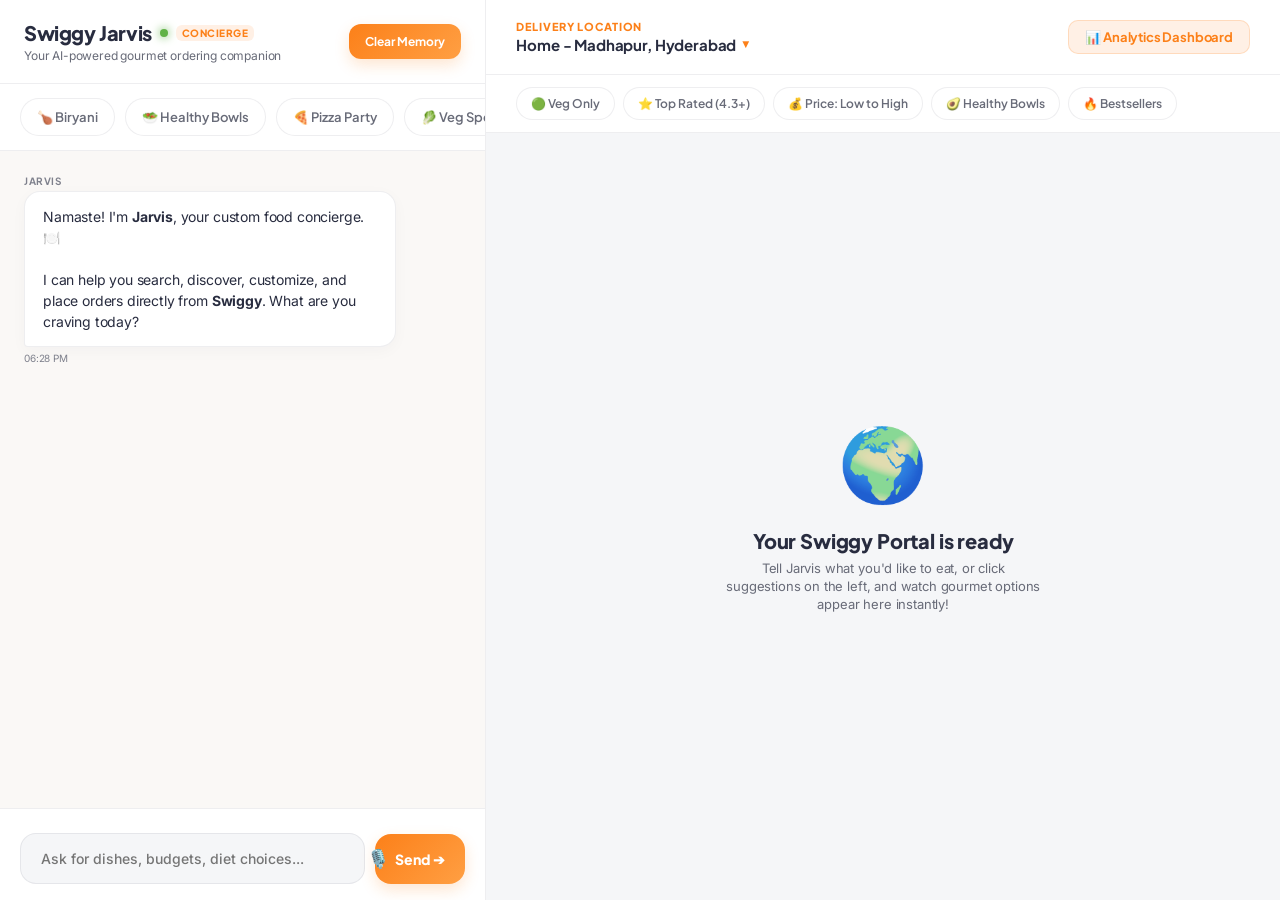
<file: frontend/index.html>
<!DOCTYPE html>
<html lang="en">
<head>
    <meta charset="UTF-8">
    <meta name="viewport" content="width=device-width, initial-scale=1.0">
    <title>Swiggy Jarvis - Premium AI Food Concierge</title>
    <link rel="stylesheet" href="style.css">
</head>
<body>

<!-- Mobile View Toggle Bar -->
<div class="mobile-tabs" id="mobileTabs">
    <button type="button" class="mobile-tab-btn active" id="tabBtnChat">
        <span>💬</span> Jarvis AI Chat
    </button>
    <button type="button" class="mobile-tab-btn" id="tabBtnPortal">
        <span>🍔</span> Swiggy Portal
        <span class="mobile-tab-badge" id="portalTabBadge"></span>
    </button>
</div>

<!-- Main Grid Wrapper -->
<div class="app-wrapper view-chat" id="appWrapper">

    <!-- Left Pane: AI Chat Column -->
    <aside class="chat-column" id="chatPane">
        <header class="chat-header">
            <div class="header-title-area">
                <div class="header-brand">
                    <h1>Swiggy Jarvis</h1>
                    <span class="status-dot"></span>
                    <span class="header-tag">Concierge</span>
                </div>
                <p>Your AI-powered gourmet ordering companion</p>
            </div>
            
            <div class="chat-header-actions">
                <button type="button" class="header-clear-btn" id="clearBtn">
                    Clear Memory
                </button>
            </div>
        </header>

        <!-- Quick Suggestions Panel -->
        <div class="quick-actions" id="quickActions">
            <button type="button" onclick="quickPrompt('Chicken biryani')">
                🍗 Biryani
            </button>
            <button type="button" onclick="quickPrompt('Healthy dinner')">
                🥗 Healthy Bowls
            </button>
            <button type="button" onclick="quickPrompt('Pizza')">
                🍕 Pizza Party
            </button>
            <button type="button" onclick="quickPrompt('Vegetarian lunch')">
                🥬 Veg Special
            </button>
        </div>

        <!-- Chat Conversations list -->
        <div id="chatMessages" class="chat-messages">
            <div class="message bot">
                <span class="sender-tag">Jarvis</span>
                <div class="bubble">
                    Namaste! I'm <b>Jarvis</b>, your custom food concierge. 🍽️
                    <br><br>
                    I can help you search, discover, customize, and place orders directly from <b>Swiggy</b>. What are you craving today?
                </div>
                <span class="timestamp" id="initTimestamp"></span>
            </div>
        </div>

        <!-- Typing Animation -->
        <div id="typingIndicator" class="typing hidden">
            <div class="bubble">
                <div class="thinking-text">Jarvis is thinking</div>
                <span></span>
                <span></span>
                <span></span>
            </div>
        </div>

        <!-- Bottom Input Panel -->
        <div class="chat-input-container">
            <!-- Simulated Voice Waves when active -->
            <div class="voice-wave-container" id="voiceWaveContainer">
                <span></span><span></span><span></span><span></span><span></span>
                <p>Listening to your gourmet command...</p>
            </div>

            <div class="input-row">
                <input
                    type="text"
                    id="messageInput"
                    placeholder="Ask for dishes, budgets, diet choices..."
                    autocomplete="off"
                />
                <button type="button" class="mic-btn" id="voiceMicBtn" title="Speak to Jarvis">
                    🎙️
                </button>
                <button type="button" class="send-btn" id="sendBtn">
                    Send ➔
                </button>
            </div>
        </div>
    </aside>

    <!-- Right Pane: Interactive Swiggy Portal Column -->
    <main class="portal-column" id="portalPane">
        <header class="portal-header">
            <div class="portal-address">
                <span class="address-label">Delivery Location</span>
                <div class="address-dropdown" id="addressDropdown">
                    Home - Madhapur, Hyderabad
                </div>
            </div>
            
            <div class="portal-header-meta">
                <a href="/dashboard" class="dashboard-link" id="dashboardLink">
                    📊 Analytics Dashboard
                </a>
            </div>
        </header>

        <!-- Live Sorting & Filters Pill Panel -->
        <section class="portal-filters" id="portalFilters">
            <button type="button" class="filter-pill" id="filterVeg" data-filter="veg">
                🟢 Veg Only
            </button>
            <button type="button" class="filter-pill" id="filterRating" data-filter="rating">
                ⭐ Top Rated (4.3+)
            </button>
            <button type="button" class="filter-pill" id="filterLowPrice" data-filter="low-price">
                💰 Price: Low to High
            </button>
            <button type="button" class="filter-pill" id="filterHealthy" data-filter="healthy">
                🥑 Healthy Bowls
            </button>
            <button type="button" class="filter-pill" id="filterBestseller" data-filter="bestseller">
                🔥 Bestsellers
            </button>
        </section>

        <!-- Visual Workspace -->
        <section class="portal-workspace" id="portalWorkspace">
            
            <!-- Dynamic Content (rendered via script.js) -->
            <div id="portalDynamicContent" style="height: 100%;">
                <!-- Default empty state showing on load -->
                <div class="empty-portal-state" id="emptyPortalState">
                    <div class="visual-icon">🌍</div>
                    <h2>Your Swiggy Portal is ready</h2>
                    <p>Tell Jarvis what you'd like to eat, or click suggestions on the left, and watch gourmet options appear here instantly!</p>
                </div>
            </div>

            <!-- Confetti Particle Handoff for completed orders -->
            <div class="order-success-confetti hidden" id="orderConfetti"></div>
        </section>
    </main>

    <!-- Floating Checkout Bottom Sheet -->
    <section class="cart-sheet" id="cartSheet">
        <header class="cart-sheet-header">
            <h3>🛒 Gourmet Cart</h3>
            <button type="button" class="cart-close-btn" id="cartCloseBtn">×</button>
        </header>
        
        <div class="cart-items-list" id="cartItemsList">
            <!-- Dynamically populated via JS -->
        </div>

        <div class="cart-bill-summary">
            <div class="bill-row">
                <span>Subtotal</span>
                <span id="billSubtotal">₹0</span>
            </div>
            <div class="bill-row">
                <span>Delivery Partner Fee</span>
                <span id="billDelivery">₹0</span>
            </div>
            <div class="bill-row">
                <span>GST & Restaurant Taxes (5%)</span>
                <span id="billTax">₹0</span>
            </div>
            <div class="bill-row grand-total">
                <span>To Pay</span>
                <span id="billGrandTotal">₹0</span>
            </div>
        </div>

        <button type="button" class="cart-checkout-btn" id="cartCheckoutBtn">
            Confirm and Place Order ➔
        </button>
    </section>

</div>

<script src="script.js"></script>
</body>
</html>
</file>
<file: frontend/style.css>
@import url('https://fonts.googleapis.com/css2?family=Plus+Jakarta+Sans:wght@400;500;600;700;800&family=Inter:wght@300;400;500;600;700&display=swap');

:root {
    --swiggy-orange: #FC8019;
    --swiggy-orange-hover: #E06500;
    --swiggy-orange-light: #FFF0E5;
    --swiggy-green: #60B246;
    --swiggy-red: #EC615F;
    --text-main: #282C3F;
    --text-secondary: #686B78;
    --text-muted: #7E808C;
    --bg-base: #F4F4F6;
    --bg-card: #FFFFFF;
    --border-light: rgba(40, 44, 63, 0.08);
    --shadow-premium: 0 12px 30px rgba(40, 44, 63, 0.06);
    --shadow-hover: 0 20px 40px rgba(40, 44, 63, 0.12);
    --font-heading: 'Plus Jakarta Sans', 'Inter', sans-serif;
    --font-body: 'Inter', sans-serif;
    --transition-smooth: all 0.3s cubic-bezier(0.25, 0.8, 0.25, 1);
}

* {
    margin: 0;
    padding: 0;
    box-sizing: border-box;
    -webkit-tap-highlight-color: transparent;
}

html, body {
    width: 100%;
    height: 100%;
    overflow: hidden;
    font-family: var(--font-body);
    background-color: var(--bg-base);
    color: var(--text-main);
    letter-spacing: -0.01em;
}

/* App Layout Wrapper */
.app-wrapper {
    display: flex;
    width: 100vw;
    height: 100dvh;
    overflow: hidden;
    position: relative;
}

/* Mobile Tabs Navigation */
.mobile-tabs {
    display: none;
    flex-shrink: 0;
    height: 56px;
    background: #ffffff;
    border-bottom: 1px solid var(--border-light);
    z-index: 100;
}

.mobile-tab-btn {
    flex: 1;
    display: flex;
    align-items: center;
    justify-content: center;
    gap: 8px;
    border: none;
    background: transparent;
    font-family: var(--font-heading);
    font-weight: 700;
    font-size: 14px;
    color: var(--text-secondary);
    cursor: pointer;
    position: relative;
    transition: var(--transition-smooth);
}

.mobile-tab-btn.active {
    color: var(--swiggy-orange);
}

.mobile-tab-btn.active::after {
    content: '';
    position: absolute;
    bottom: 0;
    left: 20%;
    right: 20%;
    height: 3px;
    background: var(--swiggy-orange);
    border-radius: 3px 3px 0 0;
}

/* Left Pane: Jarvis Chat Panel */
.chat-column {
    width: 38%;
    min-width: 380px;
    height: 100%;
    display: flex;
    flex-direction: column;
    background: #ffffff;
    border-right: 1px solid var(--border-light);
    position: relative;
    z-index: 10;
    transition: var(--transition-smooth);
}

/* Right Pane: Swiggy Experience Portal */
.portal-column {
    flex: 1;
    height: 100%;
    display: flex;
    flex-direction: column;
    background: #F5F6F8;
    position: relative;
    z-index: 5;
    transition: var(--transition-smooth);
}

/* Left Pane Header */
.chat-header {
    flex-shrink: 0;
    padding: 20px 24px;
    display: flex;
    justify-content: space-between;
    align-items: center;
    background: #ffffff;
    border-bottom: 1px solid var(--border-light);
}

.header-title-area {
    display: flex;
    flex-direction: column;
}

.header-brand {
    display: flex;
    align-items: center;
    gap: 8px;
}

.header-brand h1 {
    font-family: var(--font-heading);
    font-size: 20px;
    font-weight: 800;
    color: var(--text-main);
    letter-spacing: -0.02em;
}

.header-brand .status-dot {
    width: 8px;
    height: 8px;
    background-color: var(--swiggy-green);
    border-radius: 50%;
    display: inline-block;
    box-shadow: 0 0 10px var(--swiggy-green);
    animation: statusPulse 1.8s infinite ease-in-out;
}

.header-brand .header-tag {
    font-family: var(--font-heading);
    font-size: 10px;
    font-weight: 800;
    background: var(--swiggy-orange-light);
    color: var(--swiggy-orange);
    padding: 2px 6px;
    border-radius: 6px;
    text-transform: uppercase;
    letter-spacing: 0.05em;
}

.chat-header p {
    font-size: 12px;
    color: var(--text-secondary);
    margin-top: 3px;
}

.chat-header-actions {
    display: flex;
    align-items: center;
    gap: 8px;
}

.icon-btn {
    width: 38px;
    height: 38px;
    border-radius: 12px;
    border: 1px solid var(--border-light);
    background: #ffffff;
    display: flex;
    align-items: center;
    justify-content: center;
    cursor: pointer;
    font-size: 16px;
    color: var(--text-secondary);
    transition: var(--transition-smooth);
}

.icon-btn:hover {
    border-color: var(--swiggy-orange);
    color: var(--swiggy-orange);
    background: var(--swiggy-orange-light);
}

.header-clear-btn {
    border: none;
    background: linear-gradient(135deg, var(--swiggy-orange), #FF9F43);
    color: #ffffff;
    font-family: var(--font-heading);
    font-weight: 700;
    font-size: 12px;
    padding: 10px 16px;
    border-radius: 12px;
    cursor: pointer;
    box-shadow: 0 6px 15px rgba(252, 128, 25, 0.2);
    transition: var(--transition-smooth);
}

.header-clear-btn:hover {
    transform: translateY(-2px);
    box-shadow: 0 8px 20px rgba(252, 128, 25, 0.3);
}

/* Quick Actions Scroll Container */
.quick-actions {
    flex-shrink: 0;
    display: flex;
    gap: 10px;
    padding: 14px 20px;
    background: #ffffff;
    border-bottom: 1px solid var(--border-light);
    overflow-x: auto;
}

.quick-actions::-webkit-scrollbar {
    height: 4px;
}

.quick-actions button {
    border: 1px solid var(--border-light);
    background: #ffffff;
    padding: 10px 16px;
    border-radius: 50px;
    font-family: var(--font-heading);
    font-size: 13px;
    font-weight: 600;
    color: var(--text-secondary);
    white-space: nowrap;
    cursor: pointer;
    display: flex;
    align-items: center;
    gap: 6px;
    transition: var(--transition-smooth);
}

.quick-actions button:hover {
    border-color: var(--swiggy-orange);
    color: var(--swiggy-orange);
    background: var(--swiggy-orange-light);
    transform: translateY(-1px);
}

/* Chat Messages Panel */
.chat-messages {
    flex: 1;
    overflow-y: auto;
    padding: 24px;
    display: flex;
    flex-direction: column;
    gap: 20px;
    background: #FAF8F6;
    min-height: 0;
}

.chat-messages::-webkit-scrollbar {
    width: 5px;
}

.chat-messages::-webkit-scrollbar-thumb {
    background: #DDD;
    border-radius: 10px;
}

.message {
    display: flex;
    flex-direction: column;
    max-width: 85%;
    animation: bubbleSlideUp 0.4s cubic-bezier(0.2, 0.8, 0.2, 1);
}

.message.user {
    align-self: flex-end;
    align-items: flex-end;
}

.message.bot {
    align-self: flex-start;
    align-items: flex-start;
}

.message .sender-tag {
    font-family: var(--font-heading);
    font-size: 10px;
    font-weight: 700;
    color: var(--text-muted);
    margin-bottom: 4px;
    text-transform: uppercase;
    letter-spacing: 0.05em;
}

.bubble {
    padding: 14px 18px;
    border-radius: 16px;
    font-size: 14px;
    line-height: 1.5;
}

.message.user .bubble {
    background: linear-gradient(135deg, var(--swiggy-orange) 0%, #FF9F43 100%);
    color: #ffffff;
    border-bottom-right-radius: 4px;
    box-shadow: 0 8px 24px rgba(252, 128, 25, 0.15);
}

.message.bot .bubble {
    background: #ffffff;
    color: var(--text-main);
    border-bottom-left-radius: 4px;
    border: 1px solid var(--border-light);
    box-shadow: 0 4px 15px rgba(40, 44, 63, 0.03);
}

.timestamp {
    font-size: 10px;
    color: var(--text-muted);
    margin-top: 5px;
}

/* Typing Thinking Indicator */
.typing {
    padding: 0 24px 12px;
    background: #FAF8F6;
    display: flex;
    align-items: center;
}

.typing .bubble {
    display: flex;
    align-items: center;
    gap: 5px;
    background: #ffffff;
    border: 1px solid var(--border-light);
    padding: 12px 16px;
    border-radius: 16px;
    border-bottom-left-radius: 4px;
}

.thinking-text {
    font-family: var(--font-heading);
    font-size: 12px;
    font-weight: 600;
    color: var(--text-secondary);
    margin-right: 8px;
}

.typing span {
    width: 6px;
    height: 6px;
    background: var(--swiggy-orange);
    border-radius: 50%;
    display: inline-block;
    animation: typingBounce 1.2s infinite ease-in-out;
}

.typing span:nth-child(2) { animation-delay: 0.2s; }
.typing span:nth-child(3) { animation-delay: 0.4s; }
.typing span:nth-child(4) { animation-delay: 0.6s; }

/* Chat Input Bar */
.chat-input-container {
    flex-shrink: 0;
    padding: 16px 20px;
    background: #ffffff;
    border-top: 1px solid var(--border-light);
    display: flex;
    flex-direction: column;
    gap: 8px;
    z-index: 10;
}

.input-row {
    display: flex;
    gap: 10px;
    align-items: center;
    position: relative;
}

.chat-input-container input {
    flex: 1;
    border: 1px solid var(--border-light);
    background: #F5F6F8;
    padding: 16px 20px;
    padding-right: 50px;
    border-radius: 16px;
    font-family: var(--font-body);
    font-size: 14px;
    font-weight: 500;
    color: var(--text-main);
    outline: none;
    transition: var(--transition-smooth);
}

.chat-input-container input:focus {
    border-color: var(--swiggy-orange);
    background: #ffffff;
    box-shadow: 0 4px 15px rgba(252, 128, 25, 0.08);
}

/* Audio Voice Wave Activation */
.voice-wave-container {
    height: 0;
    overflow: hidden;
    display: flex;
    align-items: center;
    justify-content: center;
    gap: 4px;
    background: var(--swiggy-orange-light);
    border-radius: 12px;
    transition: var(--transition-smooth);
}

.voice-wave-container.active {
    height: 42px;
    padding: 0 16px;
    margin-bottom: 6px;
    border: 1px solid rgba(252, 128, 25, 0.15);
}

.voice-wave-container span {
    width: 3px;
    height: 12px;
    background: var(--swiggy-orange);
    border-radius: 3px;
    display: inline-block;
    animation: soundWavePulse 1.2s infinite ease-in-out;
}

.voice-wave-container span:nth-child(2) { height: 18px; animation-delay: 0.1s; }
.voice-wave-container span:nth-child(3) { height: 24px; animation-delay: 0.2s; }
.voice-wave-container span:nth-child(4) { height: 16px; animation-delay: 0.3s; }
.voice-wave-container span:nth-child(5) { height: 10px; animation-delay: 0.4s; }
.voice-wave-container p {
    font-family: var(--font-heading);
    font-size: 11px;
    font-weight: 700;
    color: var(--swiggy-orange);
    margin-left: 10px;
}

.mic-btn {
    position: absolute;
    right: 76px;
    border: none;
    background: transparent;
    color: var(--text-muted);
    font-size: 18px;
    cursor: pointer;
    transition: var(--transition-smooth);
}

.mic-btn.active {
    color: var(--swiggy-orange);
    animation: statusPulse 1s infinite alternate;
}

.send-btn {
    border: none;
    background: linear-gradient(135deg, var(--swiggy-orange), #FF9F43);
    color: #ffffff;
    padding: 16px 20px;
    border-radius: 16px;
    font-family: var(--font-heading);
    font-weight: 800;
    font-size: 14px;
    cursor: pointer;
    box-shadow: 0 6px 15px rgba(252, 128, 25, 0.2);
    transition: var(--transition-smooth);
    display: flex;
    align-items: center;
    gap: 6px;
}

.send-btn:hover:not(:disabled) {
    transform: translateY(-2px);
    box-shadow: 0 8px 20px rgba(252, 128, 25, 0.3);
}

.send-btn:disabled {
    opacity: 0.5;
    cursor: not-allowed;
}

/* Swiggy Experience Portal Layout */
.portal-header {
    flex-shrink: 0;
    padding: 20px 30px;
    background: #ffffff;
    border-bottom: 1px solid var(--border-light);
    display: flex;
    justify-content: space-between;
    align-items: center;
    z-index: 10;
}

.portal-address {
    display: flex;
    flex-direction: column;
}

.address-label {
    font-family: var(--font-heading);
    font-weight: 800;
    font-size: 11px;
    color: var(--swiggy-orange);
    text-transform: uppercase;
    letter-spacing: 0.08em;
}

.address-dropdown {
    display: flex;
    align-items: center;
    gap: 6px;
    font-family: var(--font-heading);
    font-weight: 700;
    font-size: 15px;
    color: var(--text-main);
    cursor: pointer;
    margin-top: 2px;
}

.address-dropdown::after {
    content: '▼';
    font-size: 9px;
    color: var(--swiggy-orange);
    transition: var(--transition-smooth);
}

.address-dropdown:hover::after {
    transform: translateY(2px);
}

.portal-header-meta {
    display: flex;
    align-items: center;
    gap: 16px;
}

.dashboard-link {
    font-family: var(--font-heading);
    font-weight: 700;
    font-size: 13px;
    color: var(--swiggy-orange);
    text-decoration: none;
    padding: 8px 16px;
    border-radius: 10px;
    border: 1px solid rgba(252, 128, 25, 0.2);
    background: var(--swiggy-orange-light);
    transition: var(--transition-smooth);
    display: flex;
    align-items: center;
    gap: 6px;
}

.dashboard-link:hover {
    background: var(--swiggy-orange);
    color: #ffffff;
    border-color: var(--swiggy-orange);
    transform: translateY(-1px);
}

/* Dynamic Live Filters Bar */
.portal-filters {
    flex-shrink: 0;
    padding: 12px 30px;
    background: #ffffff;
    border-bottom: 1px solid var(--border-light);
    display: flex;
    gap: 8px;
    overflow-x: auto;
    z-index: 9;
}

.portal-filters::-webkit-scrollbar {
    height: 0; /* hidden */
}

.filter-pill {
    border: 1px solid var(--border-light);
    background: #ffffff;
    padding: 8px 14px;
    border-radius: 50px;
    font-family: var(--font-heading);
    font-weight: 600;
    font-size: 12px;
    color: var(--text-secondary);
    cursor: pointer;
    white-space: nowrap;
    transition: var(--transition-smooth);
    display: flex;
    align-items: center;
    gap: 6px;
}

.filter-pill:hover {
    border-color: #A0A2AB;
    color: var(--text-main);
}

.filter-pill.active {
    border-color: var(--swiggy-orange);
    background: var(--swiggy-orange);
    color: #ffffff;
    box-shadow: 0 4px 10px rgba(252, 128, 25, 0.15);
}

/* Main Display Workspace */
.portal-workspace {
    flex: 1;
    overflow-y: auto;
    padding: 30px;
    min-height: 0;
    position: relative;
}

.portal-workspace::-webkit-scrollbar {
    width: 6px;
}

.portal-workspace::-webkit-scrollbar-thumb {
    background: rgba(40, 44, 63, 0.12);
    border-radius: 10px;
}

/* Dynamic Grids */
.restaurants-grid {
    display: grid;
    grid-template-columns: repeat(auto-fill, minmax(240px, 1fr));
    gap: 24px;
    animation: viewFadeIn 0.5s ease;
}

.dishes-list-container {
    display: flex;
    flex-direction: column;
    gap: 20px;
    animation: viewFadeIn 0.5s ease;
}

/* Veg / Non-veg Custom CSS Badges */
.veg-badge {
    width: 14px;
    height: 14px;
    border: 1.5px solid var(--swiggy-green);
    border-radius: 2px;
    display: inline-flex;
    align-items: center;
    justify-content: center;
    flex-shrink: 0;
    background: #ffffff;
}

.veg-badge .dot {
    width: 7px;
    height: 7px;
    background-color: var(--swiggy-green);
    border-radius: 50%;
}

.nonveg-badge {
    width: 14px;
    height: 14px;
    border: 1.5px solid var(--swiggy-red);
    border-radius: 2px;
    display: inline-flex;
    align-items: center;
    justify-content: center;
    flex-shrink: 0;
    background: #ffffff;
}

.nonveg-badge .dot {
    width: 7px;
    height: 7px;
    background-color: var(--swiggy-red);
    border-radius: 50%;
}

/* Bestseller Badge */
.bestseller-badge {
    background: #FFEDD5;
    color: #D97706;
    font-family: var(--font-heading);
    font-weight: 800;
    font-size: 9px;
    padding: 2px 6px;
    border-radius: 4px;
    text-transform: uppercase;
    letter-spacing: 0.05em;
    width: fit-content;
}

/* Restaurant Details Header UI */
.restaurant-details-header {
    background: #ffffff;
    border-radius: 24px;
    padding: 24px;
    border: 1px solid var(--border-light);
    box-shadow: var(--shadow-premium);
    margin-bottom: 30px;
    animation: bubbleSlideUp 0.4s ease;
}

.restaurant-details-header h2 {
    font-family: var(--font-heading);
    font-size: 22px;
    font-weight: 800;
    color: var(--text-main);
}

.restaurant-details-header .restaurant-cuisine {
    font-size: 13px;
    color: var(--text-secondary);
    margin-top: 4px;
}

.restaurant-meta-row {
    display: flex;
    align-items: center;
    gap: 20px;
    margin-top: 16px;
    padding-top: 16px;
    border-top: 1px dashed var(--border-light);
}

.rating-badge-pill {
    background: var(--swiggy-green);
    color: #ffffff;
    font-family: var(--font-heading);
    font-weight: 700;
    font-size: 13px;
    padding: 4px 10px;
    border-radius: 8px;
    display: flex;
    align-items: center;
    gap: 4px;
}

.rating-badge-pill.orange {
    background: #FF9F43;
}

.rating-badge-pill.gray {
    background: #888888;
}

.restaurant-details-header .meta-item {
    font-family: var(--font-heading);
    font-weight: 700;
    font-size: 13px;
    color: var(--text-main);
}

.restaurant-details-header .meta-sub {
    font-size: 11px;
    color: var(--text-secondary);
    font-weight: 500;
}

/* Restaurant visual card */
.restaurant-card {
    background: var(--bg-card);
    border-radius: 20px;
    overflow: hidden;
    border: 1px solid var(--border-light);
    box-shadow: var(--shadow-premium);
    cursor: pointer;
    transition: var(--transition-smooth);
    display: flex;
    flex-direction: column;
    position: relative;
}

.restaurant-card::after {
    content: '';
    position: absolute;
    bottom: 0;
    left: 0;
    right: 0;
    height: 4px;
    background: linear-gradient(90deg, var(--swiggy-orange), #FF9F43);
    opacity: 0;
    transition: var(--transition-smooth);
}

.restaurant-card:hover {
    transform: translateY(-6px);
    box-shadow: var(--shadow-hover);
}

.restaurant-card:hover::after {
    opacity: 1;
}

.card-visual-header {
    height: 110px;
    position: relative;
    display: flex;
    align-items: center;
    justify-content: center;
}

.card-visual-emoji {
    font-size: 42px;
    filter: drop-shadow(0 4px 10px rgba(0, 0, 0, 0.15));
    animation: floatEmoji 4s infinite ease-in-out;
}

.restaurant-card-content {
    padding: 16px;
    flex: 1;
    display: flex;
    flex-direction: column;
}

.restaurant-card-content h3 {
    font-family: var(--font-heading);
    font-size: 15px;
    font-weight: 700;
    color: var(--text-main);
    line-height: 1.3;
}

.restaurant-card-content .cuisine {
    font-size: 12px;
    color: var(--text-secondary);
    margin-top: 3px;
    white-space: nowrap;
    overflow: hidden;
    text-overflow: ellipsis;
}

.restaurant-card-meta {
    display: flex;
    justify-content: space-between;
    align-items: center;
    margin-top: auto;
    padding-top: 12px;
    border-top: 1px solid rgba(40, 44, 63, 0.05);
}

.rating-badge {
    background: #EAF7E8;
    color: var(--swiggy-green);
    padding: 3px 8px;
    border-radius: 6px;
    font-family: var(--font-heading);
    font-weight: 700;
    font-size: 12px;
    display: flex;
    align-items: center;
    gap: 3px;
}

.restaurant-card-meta span {
    font-size: 11px;
    font-weight: 600;
    color: var(--text-secondary);
}

/* Horizontal Dish Card Layout (Authentic Swiggy Menu Style) */
.dish-card {
    background: #ffffff;
    border-radius: 20px;
    padding: 20px;
    border: 1px solid var(--border-light);
    box-shadow: var(--shadow-premium);
    display: flex;
    justify-content: space-between;
    gap: 20px;
    transition: var(--transition-smooth);
    animation: bubbleSlideUp 0.3s ease;
}

.dish-card:hover {
    box-shadow: var(--shadow-hover);
    transform: translateY(-2px);
}

.dish-card-left {
    flex: 1;
    display: flex;
    flex-direction: column;
    gap: 6px;
}

.dish-badges {
    display: flex;
    align-items: center;
    gap: 8px;
}

.dish-card-left h3 {
    font-family: var(--font-heading);
    font-size: 16px;
    font-weight: 700;
    color: var(--text-main);
}

.dish-price {
    font-family: var(--font-heading);
    font-weight: 700;
    font-size: 14px;
    color: var(--text-main);
}

.dish-rating {
    display: flex;
    align-items: center;
    gap: 4px;
    font-size: 12px;
    color: #E28704;
    font-weight: 600;
}

.dish-description {
    font-size: 12px;
    color: var(--text-secondary);
    line-height: 1.4;
    margin-top: 4px;
}

.dish-restaurant-origin {
    font-size: 11px;
    color: var(--text-muted);
    font-weight: 500;
    margin-top: auto;
}

/* Dish Card Right (Image visual box + ADD button) */
.dish-card-right {
    width: 120px;
    height: 120px;
    position: relative;
    border-radius: 16px;
    display: flex;
    align-items: center;
    justify-content: center;
    flex-shrink: 0;
}

.dish-visual-emoji {
    font-size: 46px;
    filter: drop-shadow(0 4px 8px rgba(0,0,0,0.12));
}

/* Dynamic ADD button with selectors */
.swiggy-add-btn-container {
    position: absolute;
    bottom: -10px;
    left: 50%;
    transform: translateX(-50%);
    z-index: 2;
}

.swiggy-add-btn {
    background: #ffffff;
    color: var(--swiggy-green);
    border: 1px solid var(--border-light);
    font-family: var(--font-heading);
    font-weight: 800;
    font-size: 13px;
    width: 84px;
    height: 34px;
    border-radius: 8px;
    display: flex;
    align-items: center;
    justify-content: center;
    cursor: pointer;
    box-shadow: 0 4px 10px rgba(0, 0, 0, 0.1);
    transition: var(--transition-smooth);
    border-bottom: 2px solid #E0E0E0;
}

.swiggy-add-btn:hover {
    background: #F8FAF8;
    box-shadow: 0 6px 15px rgba(0, 0, 0, 0.15);
    transform: scale(1.03);
}

.swiggy-qty-btn {
    background: var(--swiggy-green);
    color: #ffffff;
    font-family: var(--font-heading);
    font-weight: 800;
    font-size: 13px;
    width: 84px;
    height: 34px;
    border-radius: 8px;
    display: flex;
    justify-content: space-between;
    align-items: center;
    padding: 0 10px;
    box-shadow: 0 4px 10px rgba(96, 178, 70, 0.25);
}

.swiggy-qty-btn span {
    cursor: pointer;
    padding: 4px;
    user-select: none;
}

.swiggy-qty-btn .qty-value {
    cursor: default;
    font-size: 12px;
}

/* Checkout Cart Bottom Sheet */
.cart-sheet {
    position: fixed;
    bottom: 20px;
    right: 20px;
    width: 380px;
    background: #ffffff;
    border-radius: 24px;
    border: 1px solid var(--border-light);
    box-shadow: 0 15px 40px rgba(40, 44, 63, 0.2);
    z-index: 500;
    overflow: hidden;
    transform: translateY(120%);
    transition: transform 0.4s cubic-bezier(0.25, 0.8, 0.25, 1);
}

.cart-sheet.active {
    transform: translateY(0);
}

.cart-sheet-header {
    background: var(--text-main);
    color: #ffffff;
    padding: 16px 20px;
    display: flex;
    justify-content: space-between;
    align-items: center;
}

.cart-sheet-header h3 {
    font-family: var(--font-heading);
    font-size: 15px;
    font-weight: 800;
    letter-spacing: -0.01em;
}

.cart-close-btn {
    background: transparent;
    border: none;
    color: #ffffff;
    font-size: 18px;
    cursor: pointer;
    opacity: 0.8;
}

.cart-items-list {
    max-height: 180px;
    overflow-y: auto;
    padding: 16px 20px;
    display: flex;
    flex-direction: column;
    gap: 12px;
}

.cart-item-row {
    display: flex;
    justify-content: space-between;
    align-items: center;
    font-size: 13px;
    font-weight: 600;
}

.cart-item-left {
    display: flex;
    align-items: center;
    gap: 8px;
}

.cart-item-price {
    font-family: var(--font-heading);
    font-weight: 700;
}

.cart-item-right {
    display: flex;
    align-items: center;
    gap: 12px;
}

/* Small Quantity Counter inside Cart */
.cart-qty-counter {
    border: 1px solid var(--swiggy-green);
    color: var(--swiggy-green);
    border-radius: 6px;
    display: flex;
    align-items: center;
    padding: 2px 6px;
    gap: 8px;
    font-weight: 800;
    font-size: 11px;
}

.cart-qty-counter span {
    cursor: pointer;
    user-select: none;
}

.cart-bill-summary {
    background: #FAF8F6;
    padding: 14px 20px;
    border-top: 1px solid var(--border-light);
    display: flex;
    flex-direction: column;
    gap: 6px;
    font-size: 12px;
    color: var(--text-secondary);
}

.bill-row {
    display: flex;
    justify-content: space-between;
}

.bill-row.grand-total {
    border-top: 1px solid var(--border-light);
    padding-top: 6px;
    margin-top: 4px;
    font-size: 14px;
    font-weight: 800;
    color: var(--text-main);
}

.cart-checkout-btn {
    width: 100%;
    padding: 16px;
    background: linear-gradient(135deg, var(--swiggy-orange) 0%, #FF9F43 100%);
    color: #ffffff;
    border: none;
    font-family: var(--font-heading);
    font-weight: 800;
    font-size: 14px;
    cursor: pointer;
    transition: var(--transition-smooth);
    display: flex;
    align-items: center;
    justify-content: center;
    gap: 8px;
}

.cart-checkout-btn:hover {
    background: var(--swiggy-orange-hover);
    letter-spacing: 0.02em;
}

/* Order Status / Delivery Simulator */
.order-tracking-card {
    background: #ffffff;
    border-radius: 24px;
    padding: 24px;
    border: 1px solid var(--border-light);
    box-shadow: var(--shadow-premium);
    animation: bubbleSlideUp 0.5s ease;
    display: flex;
    flex-direction: column;
    gap: 20px;
}

.tracking-header {
    display: flex;
    justify-content: space-between;
    align-items: center;
    border-bottom: 1px solid var(--border-light);
    padding-bottom: 16px;
}

.tracking-header h2 {
    font-family: var(--font-heading);
    font-size: 18px;
    font-weight: 800;
}

.tracking-id {
    font-family: var(--font-heading);
    font-size: 11px;
    background: #F1F1F4;
    padding: 4px 10px;
    border-radius: 6px;
    font-weight: 700;
    color: var(--text-secondary);
}

/* Animated motorcycle transit lane */
.delivery-transit-lane {
    height: 60px;
    background: #FAF8F6;
    border-radius: 12px;
    position: relative;
    overflow: hidden;
    border: 1px solid rgba(40, 44, 63, 0.03);
}

.delivery-track-line {
    position: absolute;
    top: 50%;
    left: 20px;
    right: 20px;
    height: 4px;
    background: #EAEAEA;
    transform: translateY(-50%);
    border-radius: 4px;
}

.delivery-track-progress {
    position: absolute;
    top: 50%;
    left: 20px;
    width: 0%;
    height: 4px;
    background: var(--swiggy-orange);
    transform: translateY(-50%);
    border-radius: 4px;
    transition: width 1s linear;
}

.delivery-motorcycle {
    position: absolute;
    top: 50%;
    left: 20px;
    transform: translate(-50%, -50%);
    font-size: 26px;
    transition: left 1s linear;
}

/* Tracking Step Checklist */
.tracking-timeline {
    display: flex;
    flex-direction: column;
    gap: 16px;
}

.timeline-step {
    display: flex;
    align-items: center;
    gap: 14px;
}

.timeline-step .step-circle {
    width: 28px;
    height: 28px;
    border-radius: 50%;
    border: 2px solid #EAEAEA;
    display: flex;
    align-items: center;
    justify-content: center;
    font-size: 11px;
    background: #ffffff;
    font-weight: 700;
    color: var(--text-muted);
    transition: var(--transition-smooth);
    flex-shrink: 0;
}

.timeline-step.active .step-circle {
    border-color: var(--swiggy-orange);
    color: var(--swiggy-orange);
    box-shadow: 0 0 8px rgba(252, 128, 25, 0.3);
}

.timeline-step.completed .step-circle {
    border-color: var(--swiggy-green);
    background: var(--swiggy-green);
    color: #ffffff;
}

.timeline-step .step-content {
    display: flex;
    flex-direction: column;
}

.timeline-step .step-title {
    font-family: var(--font-heading);
    font-size: 13px;
    font-weight: 700;
    color: var(--text-muted);
}

.timeline-step.active .step-title {
    color: var(--text-main);
}

.timeline-step.completed .step-title {
    color: var(--swiggy-green);
}

.timeline-step .step-desc {
    font-size: 11px;
    color: var(--text-secondary);
    margin-top: 1px;
}

/* Empty Workspace State */
.empty-portal-state {
    display: flex;
    flex-direction: column;
    align-items: center;
    justify-content: center;
    height: 100%;
    text-align: center;
    padding: 40px;
    color: var(--text-secondary);
}

.empty-portal-state .visual-icon {
    font-size: 72px;
    filter: grayscale(0.2);
    margin-bottom: 20px;
    animation: pulseGlobe 3s infinite ease-in-out;
}

.empty-portal-state h2 {
    font-family: var(--font-heading);
    font-size: 20px;
    font-weight: 800;
    color: var(--text-main);
}

.empty-portal-state p {
    font-size: 13px;
    margin-top: 6px;
    max-width: 320px;
    line-height: 1.4;
}

/* Confetti overlay for completion */
.order-success-confetti {
    position: absolute;
    top: 0;
    left: 0;
    right: 0;
    bottom: 0;
    pointer-events: none;
    overflow: hidden;
    z-index: 1000;
}

.confetti-particle {
    position: absolute;
    width: 6px;
    height: 12px;
    background: red;
    opacity: 0.8;
    animation: confettiFall 2.5s infinite linear;
}

/* Keyframes animations */
@keyframes statusPulse {
    0% { transform: scale(1); opacity: 0.9; }
    50% { transform: scale(1.15); opacity: 1; box-shadow: 0 0 14px var(--swiggy-green); }
    100% { transform: scale(1); opacity: 0.9; }
}

@keyframes typingBounce {
    0%, 100% { transform: translateY(0); }
    50% { transform: translateY(-6px); }
}

@keyframes bubbleSlideUp {
    from { opacity: 0; transform: translateY(16px); }
    to { opacity: 1; transform: translateY(0); }
}

@keyframes viewFadeIn {
    from { opacity: 0; transform: scale(0.98); }
    to { opacity: 1; transform: scale(1); }
}

@keyframes floatEmoji {
    0%, 100% { transform: translateY(0) rotate(0deg); }
    50% { transform: translateY(-8px) rotate(4deg); }
}

@keyframes soundWavePulse {
    0%, 100% { transform: scaleY(1); }
    50% { transform: scaleY(2.2); }
}

@keyframes pulseGlobe {
    0%, 100% { transform: scale(1); }
    50% { transform: scale(1.06); }
}

@keyframes confettiFall {
    0% { transform: translateY(-50px) rotate(0deg); left: var(--left); opacity: 1; }
    100% { transform: translateY(105vh) rotate(720deg); left: var(--left); opacity: 0; }
}

/* RESPONSIVE DESIGN - MOBILE CONFLATION */
@media (max-width: 960px) {
    .mobile-tabs {
        display: flex;
    }

    .app-wrapper {
        flex-direction: column;
    }

    .chat-column {
        width: 100%;
        min-width: 0;
        height: calc(100% - 56px);
        position: absolute;
        top: 56px;
        left: 0;
    }

    .portal-column {
        width: 100%;
        height: calc(100% - 56px);
        position: absolute;
        top: 56px;
        left: 0;
    }

    /* Screen toggling states */
    .app-wrapper.view-chat .chat-column {
        transform: translateX(0);
        z-index: 20;
    }
    .app-wrapper.view-chat .portal-column {
        transform: translateX(100%);
        z-index: 10;
    }

    .app-wrapper.view-portal .chat-column {
        transform: translateX(-100%);
        z-index: 10;
    }
    .app-wrapper.view-portal .portal-column {
        transform: translateX(0);
        z-index: 20;
    }

    /* Adjustments for mobile viewports */
    .portal-header {
        padding: 15px 20px;
    }

    .portal-filters {
        padding: 10px 20px;
    }

    .portal-workspace {
        padding: 20px;
    }

    .restaurants-grid {
        grid-template-columns: 1fr;
        gap: 16px;
    }

    .dish-card {
        padding: 16px;
    }

    .dish-card-right {
        width: 96px;
        height: 96px;
    }

    .dish-visual-emoji {
        font-size: 38px;
    }

    .cart-sheet {
        width: calc(100% - 30px);
        left: 15px;
        right: 15px;
        bottom: 15px;
        z-index: 9999; /* Ensure cart overlays tab bars on mobile */
    }
    
    .mobile-tab-badge {
        position: absolute;
        top: 8px;
        right: 22%;
        width: 8px;
        height: 8px;
        background: var(--swiggy-orange);
        border-radius: 50%;
        box-shadow: 0 0 6px var(--swiggy-orange);
        animation: statusPulse 1.2s infinite ease-in-out;
        display: none;
    }
    
    .mobile-tab-badge.active {
        display: block;
    }
}

/* Photo Preview for Dishes */
.dish-visual-img {
    width: 100%;
    height: 100%;
    object-fit: cover;
    border-radius: 16px;
    box-shadow: 0 4px 10px rgba(40, 44, 63, 0.08);
    transition: var(--transition-smooth);
}

.dish-card:hover .dish-visual-img {
    transform: scale(1.03);
}

/* Global Utility Classes */
.hidden {
    display: none !important;
}
</file>
